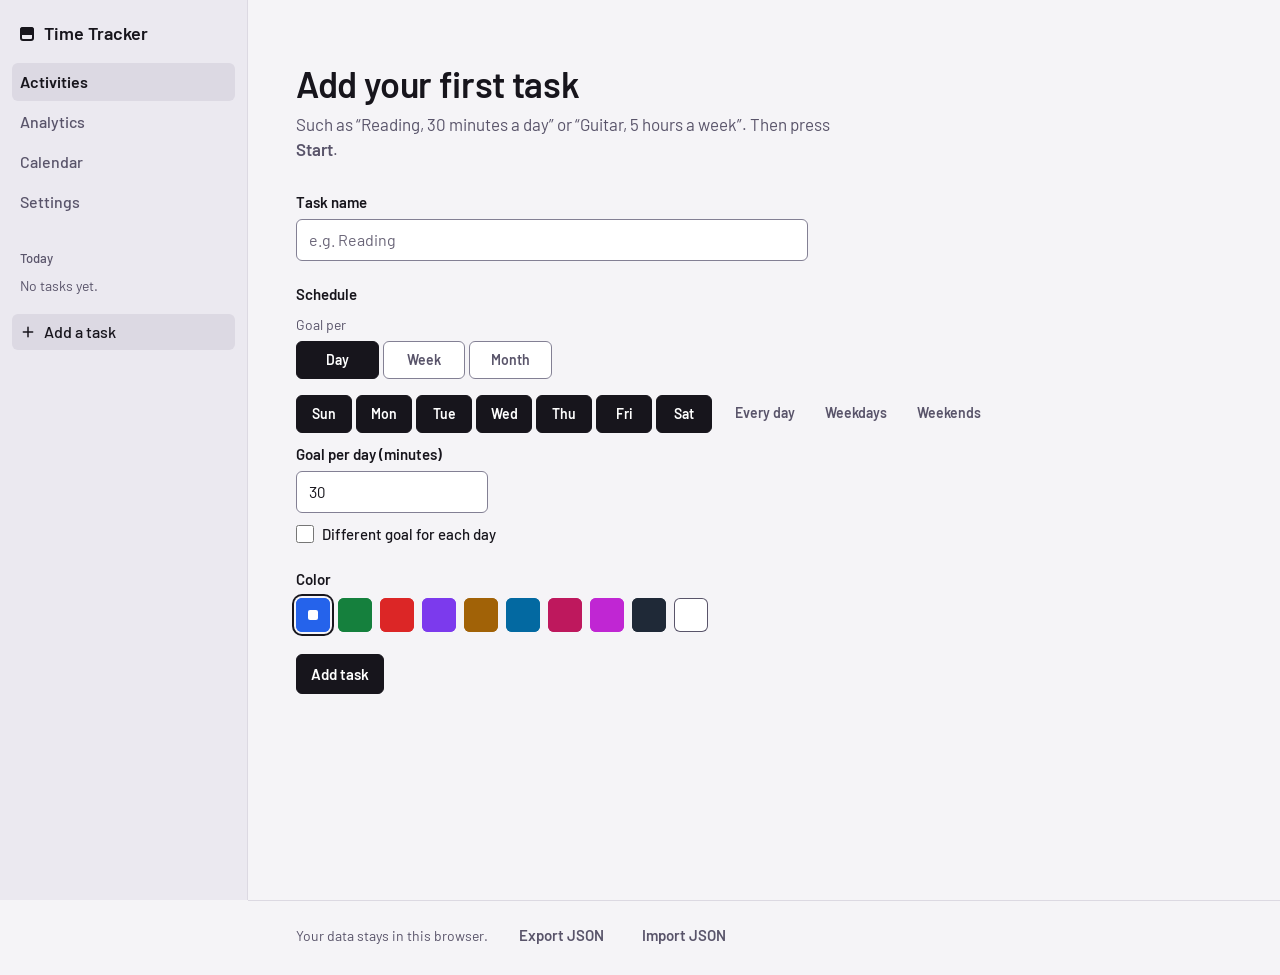
<file: index.html>
<!DOCTYPE html>
<html lang="en">
	<head>
		<meta charset="utf-8" />
		<meta name="viewport" content="width=device-width, initial-scale=1, viewport-fit=cover" />
		<title>Activities · Time Tracker</title>
		<meta
			name="description"
			content="Track time on tasks with pausable stopwatches and daily, weekly or monthly goals."
		/>
		<link
			rel="icon"
			href="data:image/svg+xml,<svg xmlns='http://www.w3.org/2000/svg' viewBox='0 0 32 32'><rect x='3' y='3' width='26' height='26' rx='6' fill='%2317151c'/><rect x='7' y='18' width='18' height='7' rx='2' fill='%23ffffff'/></svg>"
		/>
		<script src="js/theme.js"></script>
		<link rel="preload" href="fonts/barlow-latin-400-normal.woff2" as="font" type="font/woff2" crossorigin />
		<link rel="preload" href="fonts/barlow-condensed-latin-700-normal.woff2" as="font" type="font/woff2" crossorigin />
		<link rel="stylesheet" href="css/styles.css" />
		<script defer src="js/time.js"></script>
		<script defer src="js/storage.js"></script>
		<script defer src="js/ui.js"></script>
		<script defer src="js/activities.js"></script>
	</head>
	<body data-page="activities">
		<a class="skip-link" href="#main">Skip to content</a>

		<div class="shell">
			<div class="rail">
				<header class="rail-head">
					<a class="brand" href="index.html"
						><span class="brand-mark" aria-hidden="true"></span>Time Tracker</a
					>
					<nav class="rail-nav" aria-label="Main">
						<ul class="nav-list">
							<li><a href="index.html" aria-current="page">Activities</a></li>
							<li><a href="analytics/index.html">Analytics</a></li>
							<li><a href="calendar/index.html">Calendar</a></li>
							<li><a href="settings/index.html">Settings</a></li>
						</ul>
					</nav>
				</header>
				<!-- Filled by ui.mountRail in js/ui.js. -->
				<aside class="rail-tasks" id="rail-tasks" aria-label="Tasks"></aside>
			</div>

			<div class="main-col">
				<div id="storage-warning" class="banner" role="status" hidden></div>

				<main id="main" class="stage">
					<h1 class="visually-hidden">Activities</h1>

					<section class="stage-view" id="stage-view" aria-labelledby="stage-name" hidden>
						<div id="stage-display">
							<div class="stage-meta">
								<p id="stage-status"></p>
								<p id="today-label"></p>
							</div>
							<div class="stage-head">
								<span class="task-square" aria-hidden="true"></span>
								<h2 class="stage-name" id="stage-name"></h2>
							</div>
							<p class="stage-schedule" id="stage-schedule"></p>
							<p class="stage-time" id="stage-time" role="timer"></p>
							<div id="stage-progress"></div>
							<div class="stage-goal">
								<p class="stage-goal-text" id="stage-goal"></p>
								<p class="stage-remaining" id="stage-remaining"></p>
							</div>
							<p class="stage-last" id="stage-last" hidden></p>
							<div class="stage-actions">
								<div class="btn-row" id="stage-actions">
									<button type="button" class="btn btn-stage" id="stage-toggle"></button>
									<button type="button" class="btn btn-quiet" id="stage-edit">Edit</button>
									<button type="button" class="btn btn-quiet btn-quiet-danger" id="stage-delete">
										Delete
									</button>
								</div>
								<div
									class="inline-confirm"
									id="stage-confirm"
									role="group"
									aria-label="Confirm delete"
									hidden
								>
									<p class="confirm-text" id="stage-confirm-text"></p>
									<div class="btn-row">
										<button type="button" class="btn btn-danger" id="confirm-delete">Delete</button>
										<button type="button" class="btn" id="cancel-delete">Cancel</button>
									</div>
								</div>
							</div>
						</div>
					</section>

					<section class="stage-add" id="stage-add" aria-labelledby="add-task-heading" hidden>
						<div class="stage-form-head">
							<h2 class="stage-form-title" id="add-task-heading">Add a task</h2>
							<p class="stage-form-intro" id="add-intro" hidden>
								Such as “Reading, 30 minutes a day” or “Guitar, 5 hours a week”. Then
								press <strong>Start</strong>.
							</p>
						</div>
						<form id="add-task-form" novalidate>
							<div class="form-grid">
								<div class="field field-name">
									<label for="new-task-name">Task name</label>
									<input
										id="new-task-name"
										name="name"
										type="text"
										maxlength="60"
										autocomplete="off"
										placeholder="e.g. Reading"
										required
										aria-describedby="new-task-name-error"
									/>
									<p class="field-error" id="new-task-name-error"></p>
								</div>
								<!-- Replaced by the schedule editor from js/activities.js, which the edit form also uses. -->
								<div id="new-task-schedule" class="field-schedule"></div>
								<fieldset class="field field-color">
									<legend>Color</legend>
									<div class="swatches" id="new-task-colors"></div>
								</fieldset>
								<div class="btn-row">
									<button type="submit" class="btn btn-primary">Add task</button>
									<button type="button" class="btn btn-quiet" id="cancel-add">Cancel</button>
								</div>
							</div>
						</form>
					</section>

					<p id="live-status" class="visually-hidden" role="status"></p>
				</main>
			</div>

			<footer class="site-footer" id="site-footer"></footer>
		</div>
	</body>
</html>
</file>
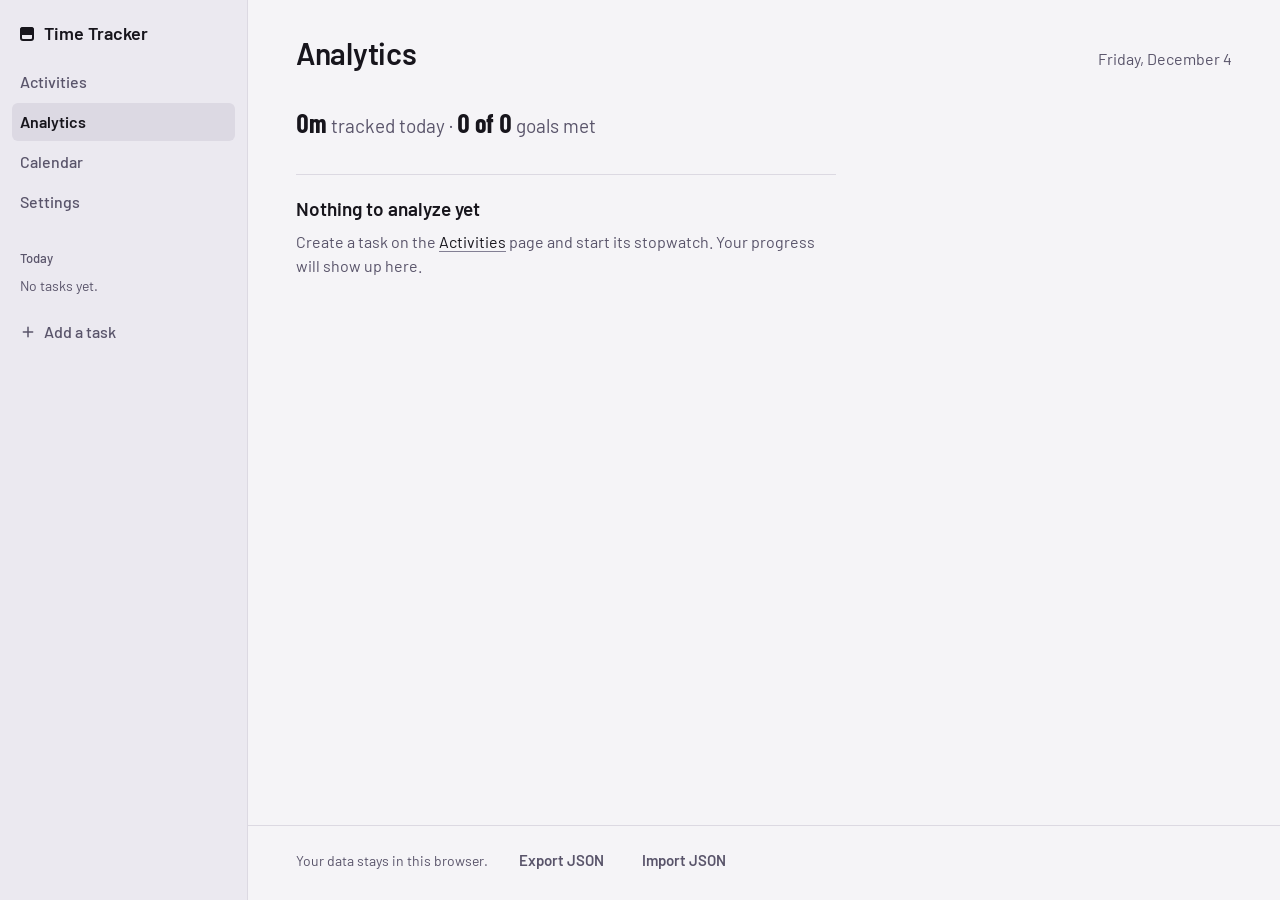
<file: analytics/index.html>
<!DOCTYPE html>
<html lang="en">
	<head>
		<meta charset="utf-8" />
		<meta name="viewport" content="width=device-width, initial-scale=1, viewport-fit=cover" />
		<title>Analytics · Time Tracker</title>
		<meta
			name="description"
			content="Progress toward each daily, weekly and monthly goal, and the last 7 days."
		/>
		<link
			rel="icon"
			href="data:image/svg+xml,<svg xmlns='http://www.w3.org/2000/svg' viewBox='0 0 32 32'><rect x='3' y='3' width='26' height='26' rx='6' fill='%2317151c'/><rect x='7' y='18' width='18' height='7' rx='2' fill='%23ffffff'/></svg>"
		/>
		<script src="../js/theme.js"></script>
		<link rel="preload" href="../fonts/barlow-latin-400-normal.woff2" as="font" type="font/woff2" crossorigin />
		<link rel="preload" href="../fonts/barlow-condensed-latin-700-normal.woff2" as="font" type="font/woff2" crossorigin />
		<link rel="stylesheet" href="../css/styles.css" />
		<script defer src="../js/time.js"></script>
		<script defer src="../js/storage.js"></script>
		<script defer src="../js/ui.js"></script>
		<script defer src="../js/analytics.js"></script>
	</head>
	<body data-page="analytics">
		<a class="skip-link" href="#main">Skip to content</a>

		<div class="shell">
			<div class="rail">
				<header class="rail-head">
					<a class="brand" href="../index.html"
						><span class="brand-mark" aria-hidden="true"></span>Time Tracker</a
					>
					<nav class="rail-nav" aria-label="Main">
						<ul class="nav-list">
							<li><a href="../index.html">Activities</a></li>
							<li><a href="../analytics/index.html" aria-current="page">Analytics</a></li>
							<li><a href="../calendar/index.html">Calendar</a></li>
							<li><a href="../settings/index.html">Settings</a></li>
						</ul>
					</nav>
					<div class="now-chip" id="now-chip" hidden>
						<a class="now-chip-link" href="../index.html"
							><span class="now-chip-name"></span><span class="now-chip-time" role="timer"></span
						></a>
						<button type="button" class="now-chip-pause" aria-label="Pause">
							<svg class="icon icon-pause" viewBox="0 0 24 24" aria-hidden="true" focusable="false"><path d="M6.5 5h4v14h-4zM13.5 5h4v14h-4z" /></svg>
						</button>
					</div>
				</header>
				<!-- Filled by ui.mountRail in js/ui.js. -->
				<aside class="rail-tasks" id="rail-tasks" aria-label="Tasks"></aside>
			</div>

			<div class="main-col">
				<div id="storage-warning" class="banner" role="status" hidden></div>

				<main id="main" class="page">
					<div class="page-head">
						<h1 class="page-title">Analytics</h1>
						<p class="page-lede" id="today-label"></p>
					</div>

					<p class="summary">
						<strong id="total-today">0m</strong> tracked today ·
						<strong id="goals-met">0 of 0</strong> goals met
					</p>

					<div id="empty-state" class="empty-state" hidden>
						<p class="empty-title">Nothing to analyze yet</p>
						<p>
							Create a task on the <a href="../index.html">Activities</a> page and
							start its stopwatch. Your progress will show up here.
						</p>
					</div>

					<div id="analytics-content">
						<section aria-labelledby="today-heading">
							<h2 id="today-heading" class="section-title">Progress by task</h2>
							<div class="progress-columns" aria-hidden="true">
								<span>So far</span><span>Goal</span><span>Remaining</span>
							</div>
							<ul id="progress-list" class="progress-list"></ul>
						</section>

						<section aria-labelledby="week-heading">
							<h2 id="week-heading" class="section-title">Last 7 days</h2>
							<p class="section-note" id="week-note">
								Percent of each day's goal reached. Days where the goal was met are
								marked with a check. Days a task isn't scheduled show — (or any time you
								tracked anyway). Weekly and monthly goals show the time tracked
								each day.
							</p>
							<div
								class="table-scroll"
								id="week-scroll"
								role="region"
								aria-labelledby="week-heading"
								tabindex="0"
							>
								<table class="week-table" aria-describedby="week-note">
									<thead id="week-head"></thead>
									<tbody id="week-body"></tbody>
								</table>
							</div>
						</section>
					</div>
				</main>
			</div>

			<footer class="site-footer" id="site-footer"></footer>
		</div>
	</body>
</html>
</file>
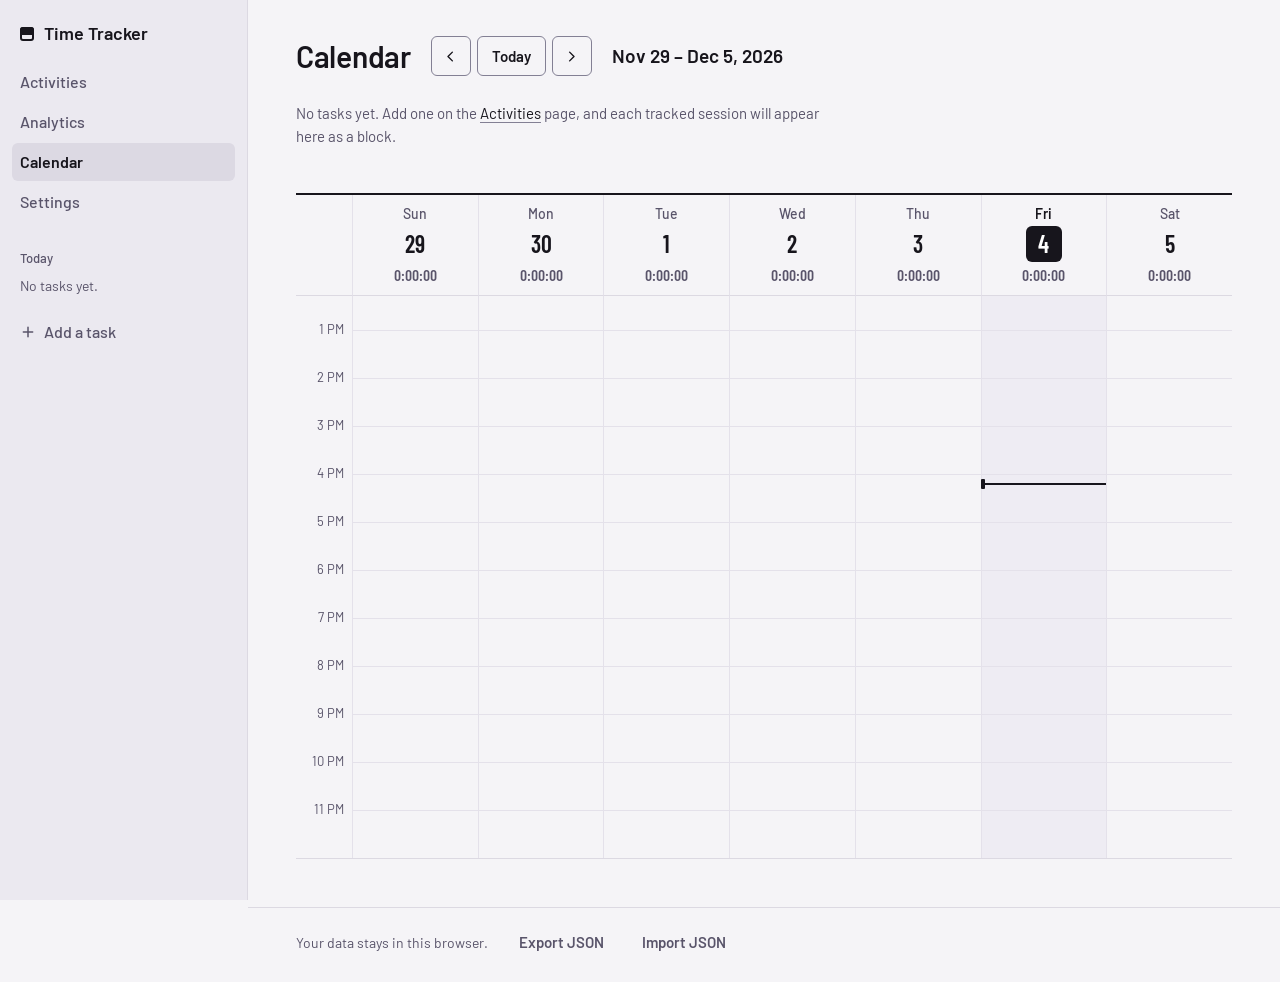
<file: calendar/index.html>
<!DOCTYPE html>
<html lang="en">
	<head>
		<meta charset="utf-8" />
		<meta name="viewport" content="width=device-width, initial-scale=1, viewport-fit=cover" />
		<title>Calendar · Time Tracker</title>
		<meta name="description" content="A week view of every tracked session." />
		<link
			rel="icon"
			href="data:image/svg+xml,<svg xmlns='http://www.w3.org/2000/svg' viewBox='0 0 32 32'><rect x='3' y='3' width='26' height='26' rx='6' fill='%2317151c'/><rect x='7' y='18' width='18' height='7' rx='2' fill='%23ffffff'/></svg>"
		/>
		<script src="../js/theme.js"></script>
		<link rel="preload" href="../fonts/barlow-latin-400-normal.woff2" as="font" type="font/woff2" crossorigin />
		<link rel="preload" href="../fonts/barlow-condensed-latin-700-normal.woff2" as="font" type="font/woff2" crossorigin />
		<link rel="stylesheet" href="../css/styles.css" />
		<script defer src="../js/time.js"></script>
		<script defer src="../js/storage.js"></script>
		<script defer src="../js/ui.js"></script>
		<script defer src="../js/calendar.js"></script>
	</head>
	<body data-page="calendar">
		<a class="skip-link" href="#main">Skip to content</a>

		<div class="shell">
			<div class="rail">
				<header class="rail-head">
					<a class="brand" href="../index.html"
						><span class="brand-mark" aria-hidden="true"></span>Time Tracker</a
					>
					<nav class="rail-nav" aria-label="Main">
						<ul class="nav-list">
							<li><a href="../index.html">Activities</a></li>
							<li><a href="../analytics/index.html">Analytics</a></li>
							<li><a href="../calendar/index.html" aria-current="page">Calendar</a></li>
							<li><a href="../settings/index.html">Settings</a></li>
						</ul>
					</nav>
					<div class="now-chip" id="now-chip" hidden>
						<a class="now-chip-link" href="../index.html"
							><span class="now-chip-name"></span><span class="now-chip-time" role="timer"></span
						></a>
						<button type="button" class="now-chip-pause" aria-label="Pause">
							<svg class="icon icon-pause" viewBox="0 0 24 24" aria-hidden="true" focusable="false"><path d="M6.5 5h4v14h-4zM13.5 5h4v14h-4z" /></svg>
						</button>
					</div>
				</header>
				<!-- Filled by ui.mountRail in js/ui.js. -->
				<aside class="rail-tasks" id="rail-tasks" aria-label="Tasks"></aside>
			</div>

			<div class="main-col">
				<div id="storage-warning" class="banner" role="status" hidden></div>

				<main id="main" class="page page-wide">
					<div class="cal-toolbar">
						<h1 class="page-title">Calendar</h1>
						<div class="cal-nav">
							<button
								type="button"
								class="btn btn-icon"
								id="prev-week"
								aria-label="Previous week"
							>
								<svg class="icon icon-chevron-left" viewBox="0 0 24 24" aria-hidden="true" focusable="false"><path d="M15 5l-7 7 7 7" /></svg>
							</button>
							<button type="button" class="btn" id="today-week">Today</button>
							<button
								type="button"
								class="btn btn-icon"
								id="next-week"
								aria-label="Next week"
							>
								<svg class="icon icon-chevron-right" viewBox="0 0 24 24" aria-hidden="true" focusable="false"><path d="M9 5l7 7-7 7" /></svg>
							</button>
						</div>
						<h2 class="cal-range" id="week-label" aria-live="polite"></h2>
					</div>

					<p id="cal-empty" class="section-note" hidden>
						No tasks yet. Add one on the
						<a href="../index.html">Activities</a> page, and each tracked session
						will appear here as a block.
					</p>

					<div
						class="cal-scroll"
						id="cal-scroll"
						role="region"
						aria-label="Week of tracked sessions"
						tabindex="0"
					>
						<div class="cal-grid" id="cal-grid"></div>
					</div>
				</main>
			</div>

			<div class="cal-popover" id="cal-popover" aria-hidden="true" hidden></div>

			<footer class="site-footer" id="site-footer"></footer>
		</div>
	</body>
</html>
</file>
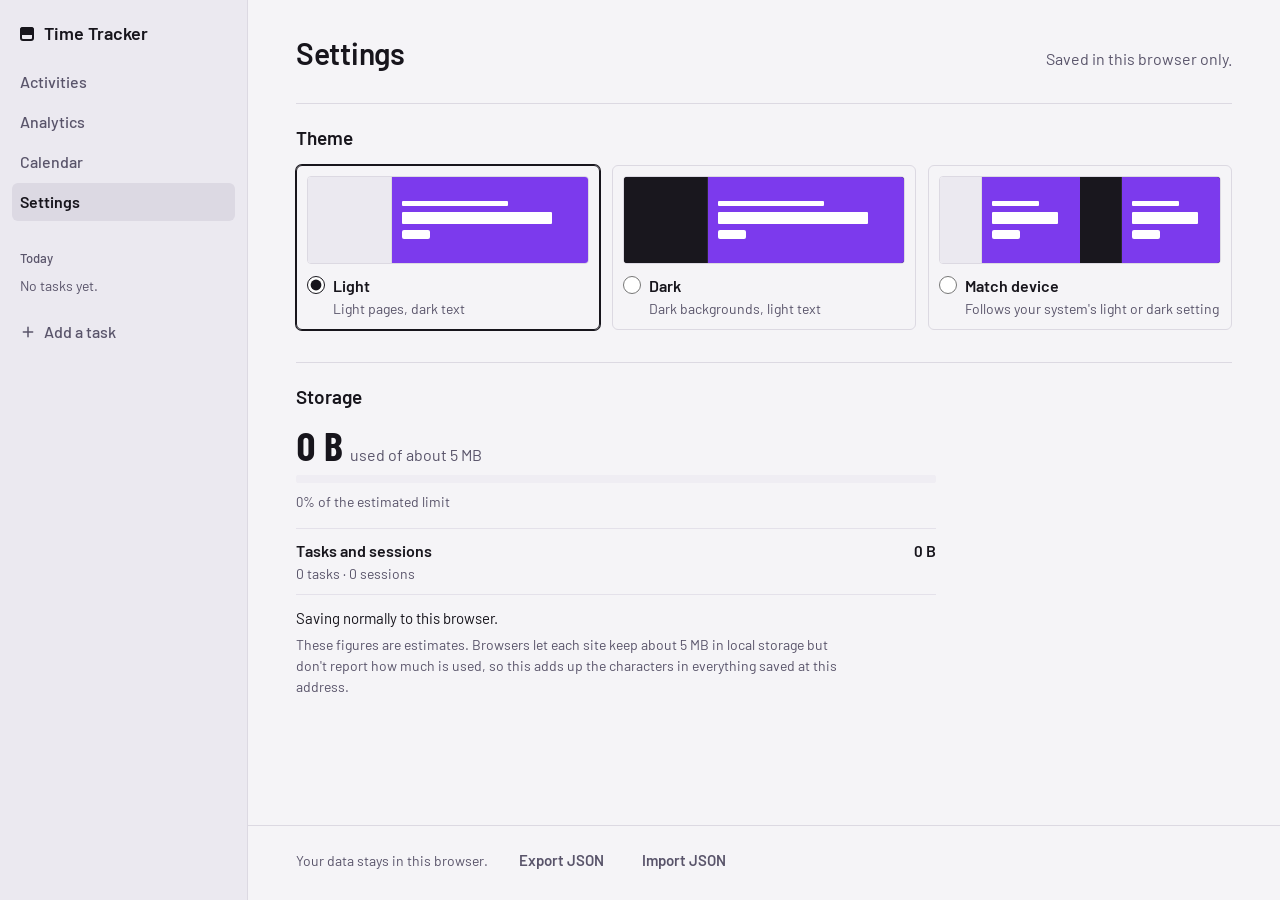
<file: settings/index.html>
<!DOCTYPE html>
<html lang="en">
	<head>
		<meta charset="utf-8" />
		<meta name="viewport" content="width=device-width, initial-scale=1, viewport-fit=cover" />
		<title>Settings · Time Tracker</title>
		<meta
			name="description"
			content="Choose a light or dark theme and see how much browser storage the tracker uses."
		/>
		<link
			rel="icon"
			href="data:image/svg+xml,<svg xmlns='http://www.w3.org/2000/svg' viewBox='0 0 32 32'><rect x='3' y='3' width='26' height='26' rx='6' fill='%2317151c'/><rect x='7' y='18' width='18' height='7' rx='2' fill='%23ffffff'/></svg>"
		/>
		<script src="../js/theme.js"></script>
		<link rel="preload" href="../fonts/barlow-latin-400-normal.woff2" as="font" type="font/woff2" crossorigin />
		<link rel="preload" href="../fonts/barlow-condensed-latin-700-normal.woff2" as="font" type="font/woff2" crossorigin />
		<link rel="stylesheet" href="../css/styles.css" />
		<script defer src="../js/time.js"></script>
		<script defer src="../js/storage.js"></script>
		<script defer src="../js/ui.js"></script>
		<script defer src="../js/settings.js"></script>
	</head>
	<body data-page="settings">
		<a class="skip-link" href="#main">Skip to content</a>

		<div class="shell">
			<div class="rail">
				<header class="rail-head">
					<a class="brand" href="../index.html"
						><span class="brand-mark" aria-hidden="true"></span>Time Tracker</a
					>
					<nav class="rail-nav" aria-label="Main">
						<ul class="nav-list">
							<li><a href="../index.html">Activities</a></li>
							<li><a href="../analytics/index.html">Analytics</a></li>
							<li><a href="../calendar/index.html">Calendar</a></li>
							<li><a href="../settings/index.html" aria-current="page">Settings</a></li>
						</ul>
					</nav>
					<div class="now-chip" id="now-chip" hidden>
						<a class="now-chip-link" href="../index.html"
							><span class="now-chip-name"></span><span class="now-chip-time" role="timer"></span
						></a>
						<button type="button" class="now-chip-pause" aria-label="Pause">
							<svg class="icon icon-pause" viewBox="0 0 24 24" aria-hidden="true" focusable="false"><path d="M6.5 5h4v14h-4zM13.5 5h4v14h-4z" /></svg>
						</button>
					</div>
				</header>
				<!-- Filled by ui.mountRail in js/ui.js. -->
				<aside class="rail-tasks" id="rail-tasks" aria-label="Tasks"></aside>
			</div>

			<div class="main-col">
				<div id="storage-warning" class="banner" role="status" hidden></div>

				<main id="main" class="page">
					<div class="page-head">
						<h1 class="page-title">Settings</h1>
						<p class="page-lede">Saved in this browser only.</p>
					</div>

					<section class="panel" aria-labelledby="theme-heading">
						<h2 id="theme-heading" class="section-title">Theme</h2>
						<!-- Each preview carries its own data-theme, so it's drawn with that theme's real colors whatever the page uses. -->
						<div
							class="theme-options"
							id="theme-options"
							role="radiogroup"
							aria-labelledby="theme-heading"
						>
							<label class="theme-option">
								<span class="theme-preview" aria-hidden="true">
									<span class="preview-pane" data-theme="light"
										><span class="preview-bar"></span
										><span class="preview-card"
											><span class="preview-line"></span
											><span class="preview-line is-muted"></span
											><span class="preview-pill"></span></span
									></span>
								</span>
								<span class="theme-label">
									<input type="radio" name="theme" value="light" />
									<span class="theme-text"
										><span class="theme-name">Light</span
										><span class="theme-hint">Light pages, dark text</span></span
									>
								</span>
							</label>
							<label class="theme-option">
								<span class="theme-preview" aria-hidden="true">
									<span class="preview-pane" data-theme="dark"
										><span class="preview-bar"></span
										><span class="preview-card"
											><span class="preview-line"></span
											><span class="preview-line is-muted"></span
											><span class="preview-pill"></span></span
									></span>
								</span>
								<span class="theme-label">
									<input type="radio" name="theme" value="dark" />
									<span class="theme-text"
										><span class="theme-name">Dark</span
										><span class="theme-hint"
											>Dark backgrounds, light text</span
										></span
									>
								</span>
							</label>
							<label class="theme-option">
								<span class="theme-preview" aria-hidden="true">
									<span class="preview-pane" data-theme="light"
										><span class="preview-bar"></span
										><span class="preview-card"
											><span class="preview-line"></span
											><span class="preview-line is-muted"></span
											><span class="preview-pill"></span></span
									></span>
									<span class="preview-pane" data-theme="dark"
										><span class="preview-bar"></span
										><span class="preview-card"
											><span class="preview-line"></span
											><span class="preview-line is-muted"></span
											><span class="preview-pill"></span></span
									></span>
								</span>
								<span class="theme-label">
									<input type="radio" name="theme" value="system" />
									<span class="theme-text"
										><span class="theme-name">Match device</span
										><span class="theme-hint"
											>Follows your system's light or dark setting</span
										></span
									>
								</span>
							</label>
						</div>
					</section>

					<section class="panel" aria-labelledby="storage-heading">
						<h2 id="storage-heading" class="section-title">Storage</h2>
						<div class="storage-summary" id="storage-summary">
							<p class="storage-headline">
								<span class="storage-value" id="storage-used">0 B</span> used of
								about <span id="storage-limit">5 MB</span>
							</p>
							<div
								class="progress"
								id="storage-bar"
								role="progressbar"
								aria-label="Estimated storage used"
								aria-valuemin="0"
								aria-valuemax="100"
							>
								<div class="progress-fill"></div>
							</div>
							<p class="storage-percent" id="storage-percent"></p>
						</div>
						<dl class="storage-breakdown" id="storage-breakdown"></dl>
						<p class="storage-status" id="storage-status"></p>
						<p class="storage-note">
							These figures are estimates. Browsers let each site keep about 5 MB in
							local storage but don't report how much is used, so this adds up the
							characters in everything saved at this address.
						</p>
					</section>
				</main>
			</div>

			<footer class="site-footer" id="site-footer"></footer>
		</div>
	</body>
</html>
</file>
<file: css/styles.css>
/* Time Tracker: shared styles for every page. */

/* Barlow and Barlow Condensed (SIL Open Font License), served from this site so no request leaves it. */
@font-face {
  font-family: 'Barlow';
  font-style: normal;
  font-weight: 400;
  font-display: swap;
  src: url('../fonts/barlow-latin-400-normal.woff2') format('woff2');
}

@font-face {
  font-family: 'Barlow';
  font-style: normal;
  font-weight: 500;
  font-display: swap;
  src: url('../fonts/barlow-latin-500-normal.woff2') format('woff2');
}

@font-face {
  font-family: 'Barlow';
  font-style: normal;
  font-weight: 600;
  font-display: swap;
  src: url('../fonts/barlow-latin-600-normal.woff2') format('woff2');
}

@font-face {
  font-family: 'Barlow Condensed';
  font-style: normal;
  font-weight: 600;
  font-display: swap;
  src: url('../fonts/barlow-condensed-latin-600-normal.woff2') format('woff2');
}

@font-face {
  font-family: 'Barlow Condensed';
  font-style: normal;
  font-weight: 700;
  font-display: swap;
  src: url('../fonts/barlow-condensed-latin-700-normal.woff2') format('woff2');
}

:root {
  --radius: 6px;
  --radius-sm: 4px;
  --font: 'Barlow', system-ui, -apple-system, 'Segoe UI', Roboto, sans-serif;
  --font-figures: 'Barlow Condensed', 'Barlow', system-ui, sans-serif;
  --gutter: clamp(16px, 4vw, 48px);
  --rail-width: 248px;
  --tabbar-height: 60px;
  --ease: cubic-bezier(0.22, 1, 0.36, 1);
}

/*
 * Colors. js/theme.js sets data-theme on <html> before the first paint. The
 * selectors aren't tied to :root, so any element can carry data-theme and get
 * that theme's tokens, which is how the Settings previews show both themes.
 * There is no brand accent: ink is the action color, and the task colors are
 * the only hues on the page.
 */
:root,
[data-theme='light'] {
  color-scheme: light;
  --bg: #f5f4f7;
  --rail: #ebe9f0;
  --rail-raised: #dcd9e3;
  --surface: #ffffff;
  --surface-muted: #efedf3;
  --text: #17151c;
  --text-muted: #59546a;
  --placeholder: #6a6578;
  --border: #dcd9e2;
  /* ≥ 3:1 against white and the ground, so input and button edges stay perceivable (WCAG 1.4.11). */
  --border-strong: #838094;
  --grid-line: #e4e1ea;
  --ink: #17151c;
  --on-ink: #ffffff;
  --focus: #17151c;
  --danger: #b91c1c;
  --danger-strong: #991b1b;
  --danger-soft: #fdf1f1;
  --danger-border: #f0bcbc;
  --danger-text: #b91c1c;
  --success: #166534;
  --warning-bg: #fff6dc;
  --warning-border: #d9a43a;
  --warning-text: #5f3f00;
  --today-bg: #eeecf3;
  --shadow-pop: 0 8px 24px rgba(23, 21, 28, 0.16);
}

/* Text pairs are ≥ 4.5:1 and borders ≥ 3:1, as in light. `--surface-muted` must match DARK_SURFACE_MUTED in js/storage.js. */
[data-theme='dark'] {
  color-scheme: dark;
  --bg: #121016;
  --rail: #19171e;
  --rail-raised: #2a2631;
  --surface: #1d1a23;
  --surface-muted: #24212b;
  --text: #ece9f2;
  --text-muted: #a8a2b4;
  --placeholder: #938d9f;
  --border: #2d2934;
  --border-strong: #757083;
  --grid-line: #26232c;
  --ink: #ece9f2;
  --on-ink: #17151c;
  --focus: #ece9f2;
  --danger: #dc2626;
  --danger-strong: #b91c1c;
  --danger-soft: #2c1517;
  --danger-border: #6b2a2a;
  --danger-text: #f28b82;
  --success: #6fcf8f;
  --warning-bg: #2b2208;
  --warning-border: #8a6512;
  --warning-text: #f5d58a;
  --today-bg: #1a1820;
  --shadow-pop: 0 8px 24px rgba(0, 0, 0, 0.55);
}

/* ---- Base ---------------------------------------------------------------- */

*,
*::before,
*::after {
  box-sizing: border-box;
}

/* Components set `display`, so make sure the hidden attribute always wins. */
[hidden] {
  display: none !important;
}

html {
  -webkit-text-size-adjust: 100%;
  scrollbar-color: var(--border-strong) transparent;
  caret-color: var(--ink);
}

body {
  margin: 0;
  font-family: var(--font);
  font-size: 16px;
  line-height: 1.5;
  color: var(--text);
  background: var(--bg);
}

h1,
h2,
h3,
p {
  margin: 0;
}

a {
  color: var(--text);
  text-decoration-color: var(--border-strong);
  text-underline-offset: 3px;
}

a:hover {
  text-decoration-color: currentColor;
}

button,
input {
  font: inherit;
  color: inherit;
}

::selection {
  background: var(--ink);
  color: var(--on-ink);
}

:focus-visible {
  outline: 3px solid var(--focus);
  outline-offset: 2px;
}

.visually-hidden {
  position: absolute !important;
  width: 1px;
  height: 1px;
  margin: -1px;
  padding: 0;
  overflow: hidden;
  clip: rect(0 0 0 0);
  clip-path: inset(50%);
  white-space: nowrap;
  border: 0;
}

.skip-link {
  position: absolute;
  top: -100px;
  left: 8px;
  z-index: 100;
  padding: 8px 12px;
  border-radius: var(--radius);
  background: var(--ink);
  color: var(--on-ink);
  font-weight: 600;
}

.skip-link:focus {
  top: 8px;
}

.icon {
  flex: none;
  width: 1em;
  height: 1em;
  fill: currentColor;
}

/* Line icons; play and pause are solid shapes. */
.icon-plus,
.icon-check,
.icon-chevron-left,
.icon-chevron-right {
  fill: none;
  stroke: currentColor;
  stroke-width: 2.25;
  stroke-linecap: round;
  stroke-linejoin: round;
}

/* ---- Shell: rail + content ----------------------------------------------- */

.shell {
  display: grid;
  grid-template-columns: var(--rail-width) minmax(0, 1fr);
  grid-template-rows: 1fr auto;
  min-height: 100vh;
}

.rail {
  position: sticky;
  top: 0;
  grid-row: 1 / -1;
  display: flex;
  flex-direction: column;
  height: 100vh;
  overflow-y: auto;
  overscroll-behavior: contain;
  padding: 0 12px;
  border-right: 1px solid var(--border);
  background: var(--rail);
}

.rail-head {
  display: flex;
  flex-direction: column;
  gap: 16px;
  padding: 20px 0 4px;
}

.brand {
  display: inline-flex;
  align-items: center;
  gap: 10px;
  padding: 0 8px;
  color: var(--text);
  font-size: 1.125rem;
  font-weight: 600;
  text-decoration: none;
}

/* A small stage: an ink square with the rail showing through its lower half. */
.brand-mark {
  width: 14px;
  height: 14px;
  border-radius: 3px;
  background: linear-gradient(var(--ink) 55%, transparent 55%);
  box-shadow: inset 0 0 0 2px var(--ink);
}

.nav-list {
  display: flex;
  flex-direction: column;
  gap: 2px;
  margin: 0;
  padding: 0;
  list-style: none;
}

.nav-list a {
  display: block;
  padding: 7px 8px;
  border-radius: var(--radius);
  color: var(--text-muted);
  font-weight: 500;
  text-decoration: none;
}

.nav-list a:hover {
  background: var(--rail-raised);
  color: var(--text);
}

.nav-list a[aria-current='page'] {
  background: var(--rail-raised);
  color: var(--text);
  font-weight: 600;
}

.main-col {
  display: flex;
  flex-direction: column;
  min-width: 0;
}

.site-footer {
  grid-column: 2;
  display: flex;
  flex-wrap: wrap;
  align-items: center;
  gap: 8px 16px;
  padding: 14px var(--gutter) 20px;
  border-top: 1px solid var(--border);
}

.site-footer > .inline-confirm,
.site-footer > .data-status {
  flex-basis: 100%;
}

.footer-note,
.data-status {
  color: var(--text-muted);
  font-size: 0.875rem;
}

.data-status:empty {
  display: none;
}

.banner {
  margin: 16px var(--gutter) 0;
  padding: 10px 14px;
  border: 1px solid var(--warning-border);
  border-radius: var(--radius);
  background: var(--warning-bg);
  color: var(--warning-text);
  font-size: 0.9375rem;
}

/* ---- Rail task list ------------------------------------------------------ */

.rail-tasks {
  flex: 1;
  padding: 8px 0 24px;
}

.rail-group-title {
  padding: 16px 8px 6px;
  color: var(--text-muted);
  font-size: 0.8125rem;
  font-weight: 500;
}

.rail-note {
  padding: 0 8px 6px;
  color: var(--text-muted);
  font-size: 0.875rem;
}

.rail-list {
  display: flex;
  flex-direction: column;
  gap: 2px;
  margin: 0;
  padding: 0;
  list-style: none;
}

.rail-task {
  display: flex;
  align-items: center;
  gap: 2px;
  border-radius: var(--radius);
  transition: background-color 250ms var(--ease), color 250ms var(--ease);
}

.rail-task-link {
  display: flex;
  flex: 1;
  align-items: center;
  gap: 8px;
  min-width: 0;
  min-height: 36px;
  padding: 6px 8px;
  border-radius: var(--radius);
  color: inherit;
  text-decoration: none;
}

.rail-task-link:hover,
.rail-play:hover,
.rail-add:hover {
  background: var(--rail-raised);
}

.rail-task.is-selected:not(.is-running) {
  background: var(--rail-raised);
  font-weight: 600;
}

.rail-task.is-off:not(.is-running) .rail-task-link {
  color: var(--text-muted);
}

.task-square {
  flex: none;
  width: 10px;
  height: 10px;
  border-radius: 2px;
  background: var(--task-color);
  box-shadow: inset 0 0 0 1px var(--task-edge);
}

/* Long names wrap rather than truncate, so a name is never cut short. */
.rail-task-name {
  flex: 1;
  min-width: 0;
  line-height: 1.25;
  overflow-wrap: anywhere;
}

.rail-task-time {
  display: inline-flex;
  align-items: center;
  gap: 4px;
  color: var(--text-muted);
  font-family: var(--font-figures);
  font-size: 1rem;
  font-weight: 600;
  font-variant-numeric: tabular-nums;
  white-space: nowrap;
}

.rail-task-period {
  font-family: var(--font);
  font-size: 0.75rem;
  font-weight: 500;
}

.rail-task-met {
  display: inline-flex;
  font-size: 0.875rem;
}

.rail-play {
  display: grid;
  flex: none;
  place-items: center;
  width: 36px;
  height: 36px;
  padding: 0;
  border: 0;
  border-radius: var(--radius);
  background: transparent;
  color: var(--text-muted);
  font-size: 0.875rem;
  cursor: pointer;
}

.rail-play:hover {
  color: var(--text);
}

/* The running task wears its color in the rail on every page. */
.rail-task.is-running {
  background: var(--task-color);
  box-shadow: inset 0 0 0 1px var(--task-edge);
  color: var(--task-ink);
}

.rail-task.is-running .task-square {
  background: var(--task-ink);
  box-shadow: none;
}

.rail-task.is-running .rail-task-time,
.rail-task.is-running .rail-play {
  color: inherit;
}

.rail-task.is-running .rail-task-link:hover,
.rail-task.is-running .rail-play:hover {
  background: color-mix(in srgb, var(--task-ink) 16%, transparent);
}

.rail-add {
  display: flex;
  align-items: center;
  gap: 8px;
  min-height: 36px;
  margin-top: 12px;
  padding: 6px 8px;
  border-radius: var(--radius);
  color: var(--text-muted);
  font-weight: 500;
  text-decoration: none;
}

.rail-add[aria-current='true'] {
  background: var(--rail-raised);
  color: var(--text);
}

/* Only shown on phones, where the rail's task list is out of view on most pages. */
.now-chip {
  display: none;
}

/* ---- Pages --------------------------------------------------------------- */

.page {
  display: flex;
  flex: 1;
  flex-direction: column;
  gap: 32px;
  width: 100%;
  max-width: 1080px;
  padding: 36px var(--gutter) 48px;
}

.page-wide {
  max-width: none;
}

.page-head {
  display: flex;
  flex-wrap: wrap;
  align-items: baseline;
  justify-content: space-between;
  gap: 4px 16px;
}

.page-title {
  font-size: 1.875rem;
  font-weight: 600;
  line-height: 1.15;
  letter-spacing: -0.01em;
}

.page-lede {
  color: var(--text-muted);
}

.section-title {
  margin-bottom: 12px;
  font-size: 1.1875rem;
  font-weight: 600;
}

.section-note {
  max-width: 68ch;
  margin: -6px 0 14px;
  color: var(--text-muted);
  font-size: 0.9375rem;
}

/* Sections are divided by a rule, not boxed. */
.panel {
  padding-top: 20px;
  border-top: 1px solid var(--border);
}

.empty-state {
  display: flex;
  flex-direction: column;
  gap: 6px;
  max-width: 60ch;
  padding: 20px 0;
  border-top: 1px solid var(--border);
  color: var(--text-muted);
}

.empty-title {
  color: var(--text);
  font-size: 1.1875rem;
  font-weight: 600;
}

/* ---- Buttons ------------------------------------------------------------- */

.btn {
  display: inline-flex;
  align-items: center;
  justify-content: center;
  gap: 8px;
  min-height: 40px;
  padding: 8px 14px;
  border: 1px solid var(--border-strong);
  border-radius: var(--radius);
  background: transparent;
  color: var(--text);
  font-size: 0.9375rem;
  font-weight: 600;
  line-height: 1.2;
  cursor: pointer;
  transition: background-color 150ms var(--ease), color 150ms var(--ease);
}

.btn:hover {
  background: var(--surface-muted);
}

.btn-primary {
  border-color: var(--ink);
  background: var(--ink);
  color: var(--on-ink);
}

.btn-primary:hover {
  background: color-mix(in srgb, var(--ink) 86%, var(--bg));
}

.btn-quiet {
  border-color: transparent;
  background: transparent;
  color: var(--text-muted);
}

.btn-quiet:hover {
  background: var(--surface-muted);
  color: var(--text);
}

.btn-quiet-danger:hover {
  background: var(--danger-soft);
  color: var(--danger-text);
}

.btn-danger {
  border-color: var(--danger);
  background: var(--danger);
  color: #fff;
}

.btn-danger:hover {
  border-color: var(--danger-strong);
  background: var(--danger-strong);
}

.btn-icon {
  width: 40px;
  padding: 0;
}

.btn-small {
  min-height: 32px;
  padding: 4px 10px;
  font-size: 0.875rem;
}

.btn-row {
  display: flex;
  flex-wrap: wrap;
  align-items: center;
  gap: 8px;
}

/* ---- Forms --------------------------------------------------------------- */

.form-grid {
  display: grid;
  grid-template-columns: minmax(0, 1fr);
  gap: 22px;
}

.field {
  display: flex;
  flex-direction: column;
  gap: 6px;
  min-width: 0;
  margin: 0;
  padding: 0;
  border: 0;
}

.field label,
.field legend {
  padding: 0;
  font-size: 0.9375rem;
  font-weight: 600;
}

.field legend {
  margin-bottom: 8px;
}

.field input[type='text'],
.field input[type='number'] {
  width: 100%;
  min-height: 42px;
  padding: 8px 12px;
  border: 1px solid var(--border-strong);
  border-radius: var(--radius);
  background: var(--surface);
  font-variant-numeric: tabular-nums;
}

.field input[type='text'] {
  max-width: 32rem;
}

.field input::placeholder {
  color: var(--placeholder);
}

.field input[aria-invalid='true'] {
  border-color: var(--danger);
  box-shadow: 0 0 0 1px var(--danger);
}

.field-error {
  color: var(--danger-text);
  font-size: 0.875rem;
}

.field-error:empty {
  display: none;
}

/* ---- Schedule editor ----------------------------------------------------- */

.schedule-days {
  display: flex;
  flex-wrap: wrap;
  align-items: center;
  gap: 8px 12px;
}

/* Chips shrink to fit a narrow column, but never grow into wide bars on a wide form. */
.day-picker {
  display: flex;
  flex: 1 1 18rem;
  gap: 4px;
  max-width: 26rem;
}

.day-chip {
  position: relative;
  display: flex;
  flex: 1 1 0;
  min-width: 0;
  cursor: pointer;
}

/* Same technique as the swatches: the real checkbox stays in place, invisible, so it keeps working with a keyboard and screen readers. */
.day-chip input {
  position: absolute;
  inset: 0;
  width: 100%;
  height: 100%;
  margin: 0;
  opacity: 0;
  cursor: pointer;
}

.field .day-chip-text {
  display: grid;
  flex: 1;
  place-items: center;
  min-height: 38px;
  padding: 0 2px;
  overflow: hidden;
  border: 1px solid var(--border-strong);
  border-radius: var(--radius);
  background: var(--surface);
  color: var(--text-muted);
  font-size: 0.875rem;
  font-weight: 600;
  white-space: nowrap;
}

.day-chip:hover .day-chip-text {
  background: var(--surface-muted);
}

.day-chip input:checked + .day-chip-text {
  border-color: var(--ink);
  background: var(--ink);
  color: var(--on-ink);
}

.day-chip input:focus-visible + .day-chip-text {
  outline: 3px solid var(--focus);
  outline-offset: 2px;
}

/* "Goal per" Day / Week / Month: the same chips as the day picker, used as radios. */
.period-row {
  display: flex;
  flex-direction: column;
  gap: 6px;
  margin-bottom: 10px;
}

.period-label {
  color: var(--text-muted);
  font-size: 0.875rem;
}

.period-picker {
  display: flex;
  gap: 4px;
  max-width: 16rem;
}

/* Keeps the fieldset's spacing for the day controls now that they're grouped. */
.day-block {
  display: flex;
  flex-direction: column;
  gap: 10px;
}

/* A few digits of minutes don't need the full width of the form. */
.field-schedule .field input[type='number'] {
  max-width: 12rem;
}

.duration-inputs {
  display: flex;
  flex-wrap: wrap;
  gap: 8px 12px;
}

.duration-part {
  display: flex;
  flex-direction: column;
  gap: 4px;
  width: 7rem;
}

.field .duration-part label {
  color: var(--text-muted);
  font-size: 0.875rem;
}

.field .check-row {
  display: inline-flex;
  align-items: center;
  gap: 8px;
  width: fit-content;
  font-weight: 500;
  cursor: pointer;
}

.check-row input {
  width: 18px;
  height: 18px;
  margin: 0;
  accent-color: var(--ink);
}

.custom-goals {
  display: flex;
  flex-direction: column;
  gap: 6px;
}

.day-goals {
  display: grid;
  grid-template-columns: repeat(auto-fill, minmax(4rem, 1fr));
  gap: 8px;
  max-width: 40rem;
}

.day-goal {
  display: flex;
  flex-direction: column;
  gap: 4px;
  min-width: 0;
}

.field .day-goal label {
  color: var(--text-muted);
  font-size: 0.875rem;
}

.field .day-goal input[type='number'] {
  padding-inline: 8px;
}

.swatches {
  display: flex;
  flex-wrap: wrap;
  gap: 8px;
}

.swatch {
  position: relative;
  display: inline-flex;
  cursor: pointer;
}

/* The real radio stays in place (invisible) so it remains keyboard and screen-reader operable. */
.swatch input {
  position: absolute;
  inset: 0;
  width: 100%;
  height: 100%;
  margin: 0;
  opacity: 0;
  cursor: pointer;
}

.swatch-chip {
  display: grid;
  place-items: center;
  width: 34px;
  height: 34px;
  border-radius: var(--radius);
  background: var(--task-color);
  box-shadow: inset 0 0 0 1px var(--task-edge);
}

.swatch input:checked + .swatch-chip {
  box-shadow: inset 0 0 0 1px var(--task-edge), 0 0 0 2px var(--bg), 0 0 0 4px var(--ink);
}

.swatch input:checked + .swatch-chip::after {
  content: '';
  width: 10px;
  height: 10px;
  border-radius: 2px;
  background: var(--task-ink);
}

.swatch input:focus-visible + .swatch-chip {
  outline: 3px solid var(--focus);
  outline-offset: 5px;
}

.inline-confirm {
  display: flex;
  flex-direction: column;
  gap: 10px;
  max-width: 34rem;
  padding: 14px;
  border: 1px solid var(--danger-border);
  border-radius: var(--radius);
  background: var(--danger-soft);
  color: var(--text);
}

.confirm-text {
  font-size: 0.9375rem;
}

/* ---- Shared data bits ---------------------------------------------------- */

.dot {
  display: inline-block;
  flex: none;
  width: 10px;
  height: 10px;
  border-radius: 2px;
  background: var(--task-color);
  box-shadow: inset 0 0 0 1px var(--task-edge, transparent);
}

.task-name {
  flex: 1;
  min-width: 0;
  font-size: 1.0625rem;
  font-weight: 600;
  overflow-wrap: anywhere;
}

.task-schedule {
  color: var(--text-muted);
  font-size: 0.875rem;
}

/* The goal track: ten segments, cut by ticks in the color of whatever the track sits on. */
.progress {
  position: relative;
  height: 8px;
  overflow: hidden;
  border-radius: 2px;
  background: var(--track-color, var(--surface-muted));
}

.progress-fill {
  width: 0;
  height: 100%;
  background: var(--task-color, var(--ink));
  box-shadow: inset 0 0 0 1px var(--task-edge, transparent);
  transition: width 0.3s var(--ease);
}

.progress-ticks {
  position: absolute;
  inset: 0;
  display: flex;
  justify-content: space-evenly;
  pointer-events: none;
}

.progress-ticks i {
  width: 2px;
  background: var(--tick-color, var(--bg));
}

/* ---- Activities: the stage ----------------------------------------------- */

/*
 * The whole content column is the stage. Idle, it's the page's own ground.
 * While a timer runs it floods with that task's color, and its text and
 * controls switch to the task's ink.
 */
.stage {
  --stage-pad-top: 28px;
  --stage-bg: var(--bg);
  --stage-text: var(--text);
  --stage-muted: var(--text-muted);
  --track-color: var(--rail-raised);
  --tick-color: var(--stage-bg);
  display: flex;
  flex: 1;
  flex-direction: column;
  min-height: 100vh;
  padding: var(--stage-pad-top) var(--gutter) 48px;
  background: var(--stage-bg);
  color: var(--stage-text);
  transition: background-color 250ms var(--ease), color 250ms var(--ease);
}

/* The palette is chosen so the task's ink only just reaches 4.5:1 on it, so secondary text stays full ink and steps down by size instead. */
.stage.is-running {
  --stage-bg: var(--task-color);
  --stage-text: var(--task-ink);
  --stage-muted: var(--task-ink);
  --track-color: color-mix(in srgb, var(--task-ink) 30%, var(--task-color));
  --focus: var(--task-ink);
  box-shadow: inset 0 0 0 1px var(--task-edge);
}

.stage-view,
.stage-add {
  display: flex;
  flex-direction: column;
  width: 100%;
}

.stage-add,
.stage-edit,
#stage-display > :not(.stage-meta) {
  max-width: 980px;
}

/* The status line stays at the top; the task itself sits in the middle of the stage's height. */
.stage-view {
  flex: 1;
}

#stage-display {
  display: flex;
  flex: 1;
  flex-direction: column;
}

#stage-display > .stage-head {
  margin-top: auto;
  padding-top: 32px;
}

#stage-display > .stage-actions {
  margin-bottom: auto;
  padding-bottom: 8vh;
}

/* Spans the stage edge to edge, so it can become a band (below). */
.stage-meta {
  display: flex;
  flex-wrap: wrap;
  justify-content: space-between;
  gap: 4px 16px;
  margin: calc(-1 * var(--stage-pad-top)) calc(-1 * var(--gutter)) 0;
  padding: 12px var(--gutter);
  color: var(--stage-muted);
  font-size: 0.9375rem;
  font-weight: 500;
  transition: background-color 250ms var(--ease), color 250ms var(--ease);
}

/*
 * White on the light ground, or Charcoal on the dark one, barely changes the
 * stage when it floods, so while those run the status line becomes an ink
 * band: a running mark that doesn't depend on hue. js/activities.js sets
 * is-near-light / is-near-dark from the task color's contrast with each ground.
 */
[data-theme='light'] .stage.is-running.is-near-light .stage-meta,
[data-theme='dark'] .stage.is-running.is-near-dark .stage-meta {
  background: var(--task-ink);
  color: var(--task-color);
  font-weight: 600;
}

.stage-head {
  display: flex;
  align-items: center;
  gap: 12px;
}

.stage-head .task-square {
  width: 14px;
  height: 14px;
  border-radius: 3px;
}

.stage.is-running .stage-head .task-square {
  display: none;
}

.stage-name {
  min-width: 0;
  font-size: 2.25rem;
  font-weight: 600;
  line-height: 1.1;
  letter-spacing: -0.01em;
  overflow-wrap: anywhere;
}

.stage-schedule {
  margin-top: 6px;
  color: var(--stage-muted);
  font-size: 1.0625rem;
}

.stage-time {
  margin: 20px 0 18px -0.04em;
  font-family: var(--font-figures);
  font-size: 9rem;
  font-weight: 700;
  font-variant-numeric: tabular-nums;
  line-height: 0.86;
  letter-spacing: -0.01em;
}

.stage .progress {
  height: 14px;
}

.stage.is-running .progress-fill {
  background: var(--task-ink);
  box-shadow: none;
}

.stage-goal {
  display: flex;
  flex-wrap: wrap;
  justify-content: space-between;
  gap: 4px 16px;
  margin-top: 10px;
  font-size: 1.0625rem;
}

.stage-goal-text {
  color: var(--stage-muted);
}

.stage-remaining {
  display: inline-flex;
  align-items: center;
  gap: 6px;
  font-weight: 600;
}

.stage-last {
  margin-top: 6px;
  color: var(--stage-muted);
  font-size: 0.9375rem;
}

.stage-actions {
  display: flex;
  flex-wrap: wrap;
  align-items: center;
  gap: 8px;
  margin-top: 36px;
}

.stage-actions .inline-confirm {
  flex-basis: 100%;
}

/* The one big control: filled with the task color while idle, inverted to ink while running. */
.btn-stage {
  min-width: 10rem;
  min-height: 56px;
  padding: 0 28px;
  border: 0;
  background: var(--task-color);
  box-shadow: inset 0 0 0 1px var(--task-edge);
  color: var(--task-ink);
  font-size: 1.125rem;
}

.btn-stage:hover {
  background: color-mix(in srgb, var(--task-color) 86%, var(--text));
}

.stage.is-running .btn-stage {
  background: var(--task-ink);
  box-shadow: none;
  color: var(--task-color);
}

.stage.is-running .btn-stage:hover {
  background: color-mix(in srgb, var(--task-ink) 88%, var(--task-color));
}

.stage .btn-quiet {
  color: var(--stage-muted);
}

.stage .btn-quiet:hover {
  background: color-mix(in srgb, var(--stage-text) 10%, transparent);
  color: var(--stage-text);
}

.stage .btn-quiet-danger:hover {
  background: var(--danger-soft);
  color: var(--danger-text);
}

/* Add and edit forms sit on the idle stage, never on a flooded one. */
.stage-form-head {
  display: flex;
  flex-direction: column;
  gap: 8px;
  margin: clamp(12px, 4vh, 40px) 0 28px;
}

.stage-form-title {
  font-size: 2.25rem;
  font-weight: 600;
  line-height: 1.1;
  letter-spacing: -0.01em;
}

.stage-form-intro {
  max-width: 56ch;
  color: var(--text-muted);
  font-size: 1.0625rem;
}

.stage-edit {
  margin-top: 28px;
}

/* ---- Analytics page ------------------------------------------------------ */

.summary {
  color: var(--text-muted);
  font-size: 1.1875rem;
}

.summary strong {
  color: var(--text);
  font-family: var(--font-figures);
  font-size: 1.625rem;
  font-weight: 700;
  font-variant-numeric: tabular-nums;
}

#analytics-content {
  display: flex;
  flex-direction: column;
  gap: 40px;
}

/* One header row for the metrics on wide screens; each row keeps its own labels for screen readers and for phones. */
.progress-columns {
  display: grid;
  grid-template-columns: repeat(3, 6rem);
  justify-content: end;
  gap: 12px;
  padding-bottom: 6px;
  color: var(--text-muted);
  font-size: 0.8125rem;
}

.progress-list {
  margin: 0;
  padding: 0;
  border-top: 1px solid var(--border);
  list-style: none;
}

.progress-item {
  display: grid;
  grid-template-areas:
    'head bar metrics'
    'sched bar metrics';
  grid-template-columns: minmax(0, 15rem) minmax(8rem, 1fr) auto;
  align-items: center;
  gap: 2px 28px;
  padding: 14px 0;
  border-bottom: 1px solid var(--grid-line);
}

.progress-item-head {
  display: flex;
  grid-area: head;
  align-items: center;
  gap: 10px;
  min-width: 0;
}

.progress-item .task-schedule {
  grid-area: sched;
  padding-left: 20px;
}

.progress-item .progress {
  --track-color: var(--rail-raised);
  grid-area: bar;
}

.percent {
  font-family: var(--font-figures);
  font-size: 1.125rem;
  font-weight: 600;
  font-variant-numeric: tabular-nums;
}

.progress-item.is-met .percent {
  color: var(--success);
}

.progress-item.is-off .percent {
  color: var(--text-muted);
  font-family: var(--font);
  font-size: 0.875rem;
  font-weight: 500;
}

.metrics {
  display: grid;
  grid-area: metrics;
  grid-template-columns: repeat(3, 6rem);
  gap: 12px;
  margin: 0;
}

.metric dt {
  position: absolute;
  width: 1px;
  height: 1px;
  overflow: hidden;
  clip-path: inset(50%);
  white-space: nowrap;
}

.metric dd {
  margin: 0;
  font-family: var(--font-figures);
  font-size: 1.125rem;
  font-weight: 600;
  font-variant-numeric: tabular-nums;
}

/* position: relative contains the absolutely positioned screen-reader text in the cells; otherwise it escapes the scroll box and widens the page. */
.table-scroll {
  position: relative;
  overflow-x: auto;
}

.week-table {
  width: 100%;
  min-width: 640px;
  border-collapse: separate;
  border-spacing: 0;
  font-size: 0.9375rem;
}

.week-table th,
.week-table td {
  padding: 10px 12px;
  border-bottom: 1px solid var(--grid-line);
  text-align: center;
  white-space: nowrap;
}

.week-table thead th {
  border-bottom: 2px solid var(--ink);
  color: var(--text-muted);
  font-size: 0.8125rem;
  font-weight: 500;
}

.th-day {
  display: block;
  color: var(--text);
  font-size: 0.9375rem;
  font-weight: 600;
}

.th-date {
  display: block;
}

/* The newest day is always the last column. */
.week-table tr > :last-child {
  background: var(--today-bg);
}

/* The task column stays put while the day columns scroll underneath it. */
.week-table .col-task {
  position: sticky;
  left: 0;
  z-index: 1;
  max-width: 180px;
  overflow: hidden;
  background: var(--bg);
  text-align: left;
  text-overflow: ellipsis;
}

.week-table tbody th {
  font-weight: 600;
}

.week-table tbody th .dot {
  margin-right: 8px;
  vertical-align: 0;
}

.week-table td {
  font-family: var(--font-figures);
  font-size: 1.0625rem;
  font-weight: 600;
  font-variant-numeric: tabular-nums;
}

.week-table td.is-empty {
  color: var(--text-muted);
  font-weight: 500;
}

.week-table td.is-met {
  background: color-mix(in srgb, var(--task-color) 18%, var(--bg));
}

.week-table tr > td.is-met:last-child {
  background: color-mix(in srgb, var(--task-color) 18%, var(--today-bg));
}

.cell-check {
  display: inline-flex;
  margin-left: 4px;
  color: var(--task-edge);
  font-size: 0.875rem;
  vertical-align: -1px;
}

/* ---- Calendar page ------------------------------------------------------- */

.cal-toolbar {
  display: flex;
  flex-wrap: wrap;
  align-items: center;
  gap: 12px 20px;
}

.cal-nav {
  display: flex;
  gap: 6px;
}

.cal-range {
  font-size: 1.1875rem;
  font-weight: 600;
}

.cal-scroll {
  position: relative;
  height: min(74vh, 840px);
  min-height: 380px;
  overflow: auto;
  overscroll-behavior: contain;
  border-top: 2px solid var(--ink);
  border-bottom: 1px solid var(--border);
  background: var(--bg);
}

.cal-grid {
  --gutter-width: 56px;
  --day-min-width: 88px;
  display: grid;
  grid-template-columns: var(--gutter-width) repeat(7, minmax(var(--day-min-width), 1fr));
  min-width: calc(var(--gutter-width) + 7 * var(--day-min-width));
}

/* The upward shadow covers a sub-pixel seam between the scroll box's edge and the sticky header, where blocks could peek through. */
.cal-corner,
.cal-day-head {
  position: sticky;
  top: 0;
  z-index: 4;
  border-bottom: 1px solid var(--border);
  background: var(--bg);
  box-shadow: 0 -2px 0 var(--bg);
}

.cal-corner {
  left: 0;
  z-index: 5;
}

.cal-day-head {
  display: flex;
  flex-direction: column;
  align-items: center;
  gap: 2px;
  padding: 8px 4px;
  border-left: 1px solid var(--grid-line);
}

.cal-dow {
  color: var(--text-muted);
  font-size: 0.875rem;
  font-weight: 500;
}

.cal-date {
  display: grid;
  place-items: center;
  min-width: 36px;
  height: 36px;
  padding: 0 4px;
  border-radius: var(--radius);
  font-family: var(--font-figures);
  font-size: 1.5rem;
  font-weight: 600;
}

.cal-day-head.is-today .cal-dow {
  color: var(--text);
  font-weight: 600;
}

.cal-day-head.is-today .cal-date {
  background: var(--ink);
  color: var(--on-ink);
}

.cal-total {
  color: var(--text-muted);
  font-family: var(--font-figures);
  font-size: 0.9375rem;
  font-weight: 600;
  font-variant-numeric: tabular-nums;
}

.cal-gutter {
  position: sticky;
  left: 0;
  z-index: 3;
  height: calc(24 * var(--hour-height));
  background: var(--bg);
}

.hour-label {
  position: absolute;
  right: 8px;
  color: var(--text-muted);
  font-size: 0.8125rem;
  white-space: nowrap;
  transform: translateY(-50%);
}

.cal-day {
  position: relative;
  height: calc(24 * var(--hour-height));
  border-left: 1px solid var(--grid-line);
  background-image: linear-gradient(to bottom, var(--grid-line) 1px, transparent 1px);
  background-size: 100% var(--hour-height);
}

.cal-day.is-today {
  background-color: var(--today-bg);
}

.cal-block {
  position: absolute;
  z-index: 1;
  display: flex;
  flex-direction: column;
  align-items: flex-start;
  min-height: 3px;
  padding: 2px 6px;
  overflow: hidden;
  border: 0;
  border-radius: var(--radius-sm);
  background: var(--task-color);
  box-shadow: inset 0 0 0 1px var(--task-edge), 0 0 0 1px var(--bg);
  color: var(--task-ink);
  font-size: 0.8125rem;
  line-height: 1.25;
  text-align: left;
  cursor: pointer;
}

.cal-block:hover,
.cal-block:focus-visible {
  z-index: 2;
}

.cal-block:focus-visible {
  outline-offset: 1px;
}

.block-name {
  max-width: 100%;
  overflow: hidden;
  font-weight: 600;
  text-overflow: ellipsis;
  white-space: nowrap;
}

.block-meta {
  font-variant-numeric: tabular-nums;
  white-space: nowrap;
}

.cal-block.size-name {
  justify-content: center;
  padding-block: 0;
}

.cal-block.size-name .block-meta,
.cal-block.size-none .block-name,
.cal-block.size-none .block-meta {
  display: none;
}

.cal-block.size-none {
  padding: 0;
}

/* The running session is ringed in its own ink, inside the block, so the label keeps its contrast. */
.cal-block.is-running {
  box-shadow: inset 0 0 0 2px var(--task-ink), 0 0 0 1px var(--bg);
}

/* Drawn in the running task's color when one is running (set by js/calendar.js), otherwise in ink. */
.now-line {
  position: absolute;
  right: 0;
  left: 0;
  z-index: 3;
  height: 2px;
  background: var(--task-edge, var(--ink));
  pointer-events: none;
  transform: translateY(-1px);
}

.now-line::before {
  content: '';
  position: absolute;
  top: -4px;
  left: -1px;
  width: 4px;
  height: 10px;
  border-radius: 1px;
  background: inherit;
}

.cal-popover {
  position: fixed;
  z-index: 50;
  display: flex;
  flex-direction: column;
  gap: 2px;
  max-width: 260px;
  padding: 10px 12px;
  border: 1px solid var(--border);
  border-radius: var(--radius);
  background: var(--surface);
  box-shadow: var(--shadow-pop);
  font-size: 0.9375rem;
  pointer-events: none;
}

.pop-title {
  display: flex;
  align-items: center;
  gap: 8px;
  font-weight: 600;
}

.pop-range,
.pop-duration {
  color: var(--text-muted);
  font-variant-numeric: tabular-nums;
}

/* ---- Settings page ------------------------------------------------------- */

.theme-options {
  display: grid;
  grid-template-columns: repeat(auto-fit, minmax(min(100%, 200px), 1fr));
  gap: 12px;
}

.theme-option {
  display: flex;
  flex-direction: column;
  gap: 10px;
  padding: 10px;
  border: 1px solid var(--border);
  border-radius: var(--radius);
  cursor: pointer;
}

.theme-option:hover {
  border-color: var(--border-strong);
}

/* A heavier ink border marks the choice, alongside the radio's own dot. */
.theme-option:has(input:checked) {
  border-color: var(--ink);
  box-shadow: 0 0 0 1px var(--ink);
}

.theme-preview {
  display: flex;
  overflow: hidden;
  height: 88px;
  border: 1px solid var(--border);
  border-radius: var(--radius-sm);
}

/* A miniature of the app in the pane's own data-theme: the rail, then a running task's stage. */
.preview-pane {
  display: flex;
  flex: 1;
  min-width: 0;
  background: var(--bg);
}

.preview-bar {
  flex: 0 0 30%;
  border-right: 1px solid var(--border);
  background: var(--rail);
}

.preview-card {
  display: flex;
  flex: 1;
  flex-direction: column;
  justify-content: center;
  gap: 6px;
  padding: 0 10px;
  background: #7c3aed;
}

.preview-line {
  width: 60%;
  height: 5px;
  border-radius: 1px;
  background: #ffffff;
}

.preview-line.is-muted {
  width: 85%;
  height: 12px;
}

.preview-pill {
  width: 28px;
  max-width: 100%;
  height: 9px;
  border-radius: 2px;
  background: #ffffff;
}

.theme-label {
  display: flex;
  align-items: flex-start;
  gap: 8px;
}

.theme-label input {
  flex: none;
  width: 18px;
  height: 18px;
  margin: 2px 0 0;
  accent-color: var(--ink);
  cursor: pointer;
}

.theme-text {
  display: flex;
  flex-direction: column;
}

.theme-name {
  font-weight: 600;
}

.theme-hint {
  color: var(--text-muted);
  font-size: 0.875rem;
}

.storage-summary {
  display: flex;
  flex-direction: column;
  gap: 8px;
  max-width: 40rem;
  margin-bottom: 16px;
}

.storage-headline {
  color: var(--text-muted);
}

.storage-value {
  margin-right: 4px;
  color: var(--text);
  font-family: var(--font-figures);
  font-size: 2.5rem;
  font-weight: 700;
  font-variant-numeric: tabular-nums;
  line-height: 1.1;
}

.storage-percent {
  color: var(--text-muted);
  font-size: 0.875rem;
  font-variant-numeric: tabular-nums;
}

.storage-breakdown {
  max-width: 40rem;
  margin: 0 0 12px;
  border-top: 1px solid var(--grid-line);
}

.storage-row {
  display: flex;
  align-items: baseline;
  justify-content: space-between;
  gap: 16px;
  padding: 10px 0;
  border-bottom: 1px solid var(--grid-line);
}

.storage-row dt {
  display: flex;
  flex-direction: column;
  min-width: 0;
}

.storage-label {
  font-weight: 600;
}

.storage-detail {
  color: var(--text-muted);
  font-size: 0.875rem;
  overflow-wrap: anywhere;
}

.storage-row dd {
  flex: none;
  margin: 0;
  font-weight: 600;
  font-variant-numeric: tabular-nums;
}

.storage-status {
  margin-bottom: 4px;
  font-size: 0.9375rem;
}

.storage-note {
  max-width: 68ch;
  color: var(--text-muted);
  font-size: 0.875rem;
}

/* ---- Medium screens ------------------------------------------------------ */

@media (max-width: 1100px) {
  .stage-time {
    font-size: 7rem;
  }

  .progress-item {
    grid-template-areas:
      'head metrics'
      'sched metrics'
      'bar bar';
    grid-template-columns: minmax(0, 1fr) auto;
    row-gap: 6px;
  }

  .progress-columns {
    display: none;
  }

  .metric dt {
    position: static;
    width: auto;
    height: auto;
    overflow: visible;
    clip-path: none;
    color: var(--text-muted);
    font-size: 0.8125rem;
  }
}

/*
 * Phones and small tablets: the rail dissolves. Its header becomes a brand
 * bar on top, the nav a tab bar along the bottom (in thumb reach), and the task
 * list moves below the stage on Activities. `display: contents` is only ever
 * on the plain .rail div, so no landmark loses its role.
 */
@media (max-width: 899px) {
  .shell {
    display: flex;
    flex-direction: column;
  }

  .rail {
    display: contents;
  }

  .rail-head {
    order: 0;
    flex-direction: row;
    align-items: center;
    justify-content: space-between;
    padding: 12px var(--gutter);
    border-bottom: 1px solid var(--border);
    background: var(--rail);
  }

  .brand {
    padding: 0;
  }

  .main-col {
    flex: 1;
    order: 1;
  }

  .rail-tasks {
    order: 2;
    padding: 4px var(--gutter) 24px;
  }

  body:not([data-page='activities']) .rail-tasks {
    display: none;
  }

  .site-footer {
    order: 3;
    padding-bottom: calc(var(--tabbar-height) + env(safe-area-inset-bottom) + 20px);
  }

  .rail-nav {
    position: fixed;
    right: 0;
    bottom: 0;
    left: 0;
    z-index: 30;
    padding: 6px 8px calc(6px + env(safe-area-inset-bottom));
    border-top: 1px solid var(--border);
    background: var(--rail);
  }

  .nav-list {
    flex-direction: row;
  }

  .nav-list li {
    flex: 1;
  }

  .nav-list a {
    display: grid;
    place-items: center;
    min-height: 46px;
    padding: 4px;
    font-size: 0.9375rem;
    text-align: center;
  }

  .rail-group-title {
    padding-top: 20px;
  }

  .rail-task-link,
  .rail-play,
  .rail-add {
    min-height: 48px;
  }

  .rail-play {
    width: 48px;
    height: 48px;
    font-size: 1rem;
  }

  /* The running task follows you to every page, docked just above the tab bar. */
  .now-chip {
    position: fixed;
    right: 8px;
    bottom: calc(var(--tabbar-height) + env(safe-area-inset-bottom) + 8px);
    left: 8px;
    z-index: 29;
    display: flex;
    align-items: center;
    border-radius: var(--radius);
    background: var(--task-color);
    box-shadow: inset 0 0 0 1px var(--task-edge), var(--shadow-pop);
    color: var(--task-ink);
    --focus: var(--task-ink);
  }

  .now-chip[hidden],
  [data-page='activities'] .now-chip {
    display: none;
  }

  body:has(.now-chip:not([hidden])):not([data-page='activities']) .site-footer {
    padding-bottom: calc(var(--tabbar-height) + env(safe-area-inset-bottom) + 84px);
  }

  .now-chip-link {
    display: flex;
    flex: 1;
    align-items: center;
    gap: 10px;
    min-width: 0;
    min-height: 56px;
    padding: 0 14px;
    color: inherit;
    font-weight: 600;
    text-decoration: none;
  }

  .now-chip-name {
    min-width: 0;
    overflow: hidden;
    text-overflow: ellipsis;
    white-space: nowrap;
  }

  .now-chip-time {
    margin-left: auto;
    font-family: var(--font-figures);
    font-size: 1.375rem;
    font-weight: 700;
    font-variant-numeric: tabular-nums;
  }

  .now-chip-pause {
    display: grid;
    place-items: center;
    width: 56px;
    height: 56px;
    border: 0;
    border-left: 1px solid color-mix(in srgb, var(--task-ink) 30%, transparent);
    background: transparent;
    color: inherit;
    font-size: 1.125rem;
    cursor: pointer;
  }

  .stage {
    --stage-pad-top: 20px;
    min-height: 0;
    padding-bottom: 32px;
  }

  #stage-display > .stage-head {
    padding-top: 28px;
  }

  #stage-display > .stage-actions {
    padding-bottom: 0;
  }

  .stage-name,
  .stage-form-title {
    font-size: 1.75rem;
  }

  .stage-time {
    margin: 14px 0 14px -0.04em;
    font-size: clamp(4.5rem, 22vw, 6rem);
  }

  .stage-actions {
    margin-top: 24px;
  }

  .stage-actions > .btn-row {
    flex: 1 1 100%;
  }

  .btn-stage {
    flex: 1 1 100%;
  }

  .page {
    gap: 24px;
    padding-top: 24px;
  }

  .metrics {
    grid-template-columns: repeat(3, minmax(0, 1fr));
  }

  .progress-item {
    grid-template-areas:
      'head'
      'sched'
      'bar'
      'metrics';
    grid-template-columns: minmax(0, 1fr);
  }

  /* Stacked full-width, the theme cards are mostly preview, so put it beside the label instead. */
  .theme-option {
    flex-direction: row;
    align-items: center;
    gap: 12px;
  }

  .theme-preview {
    flex: none;
    width: clamp(80px, 35%, 112px);
    height: 64px;
  }

  .storage-value {
    font-size: 2rem;
  }
}

/* ---- Motion and forced colors -------------------------------------------- */

@media (prefers-reduced-motion: reduce) {
  *,
  *::before,
  *::after {
    animation: none !important;
    transition: none !important;
  }
}

/* Windows High Contrast strips background colors, so give color-only marks a visible edge. */
@media (forced-colors: active) {
  .cal-block,
  .progress,
  .swatch-chip,
  .rail-task.is-running,
  .stage.is-running,
  .now-chip {
    border: 1px solid CanvasText;
  }

  /* The theme previews are pictures of each theme, so they keep their real colors. */
  .dot,
  .task-square,
  .swatch-chip,
  .progress-fill,
  .theme-preview {
    forced-color-adjust: none;
  }

  .theme-option:has(input:checked) {
    border-color: Highlight;
    box-shadow: 0 0 0 1px Highlight;
  }

  /* The chosen days are shown only by their fill, which forced colors would remove. */
  .day-chip input:checked + .day-chip-text {
    forced-color-adjust: none;
    border-color: Highlight;
    background: Highlight;
    color: HighlightText;
  }

  .rail-task.is-selected,
  .nav-list a[aria-current='page'] {
    outline: 2px solid Highlight;
  }
}
</file>
